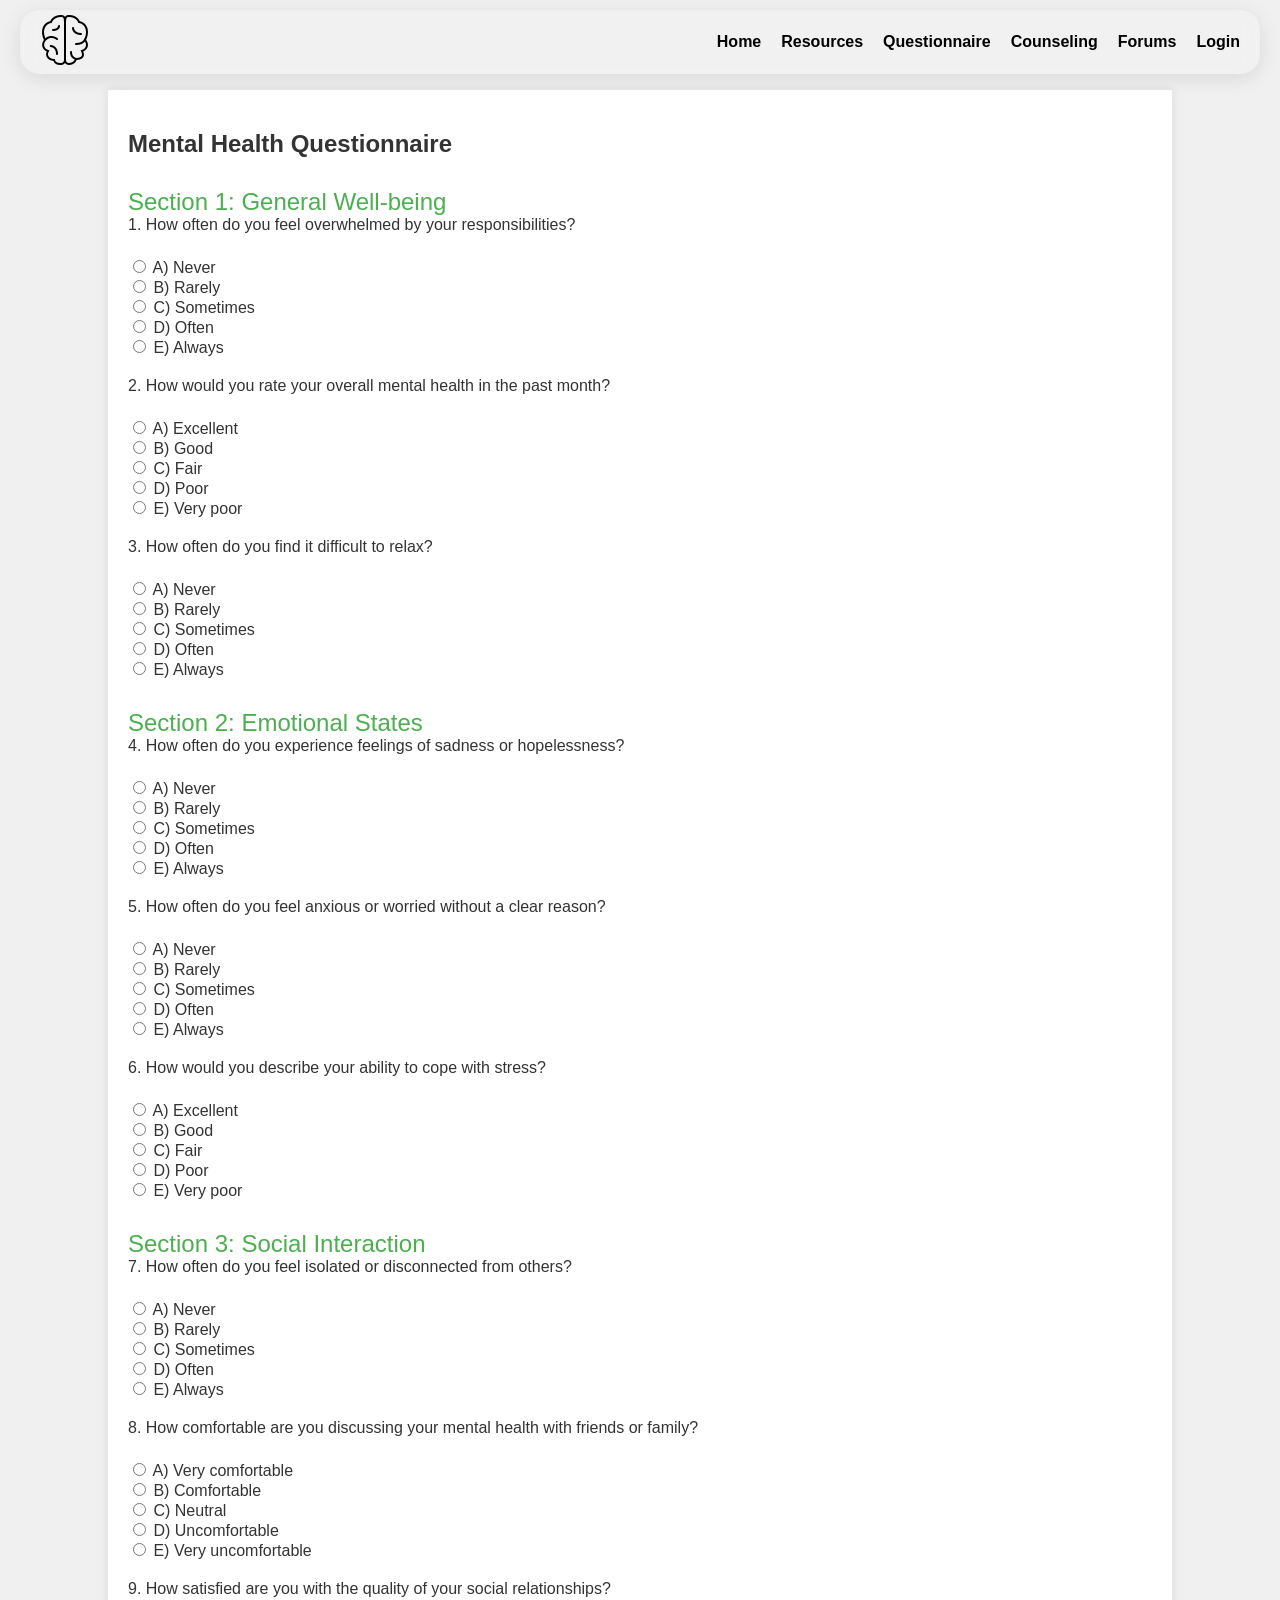
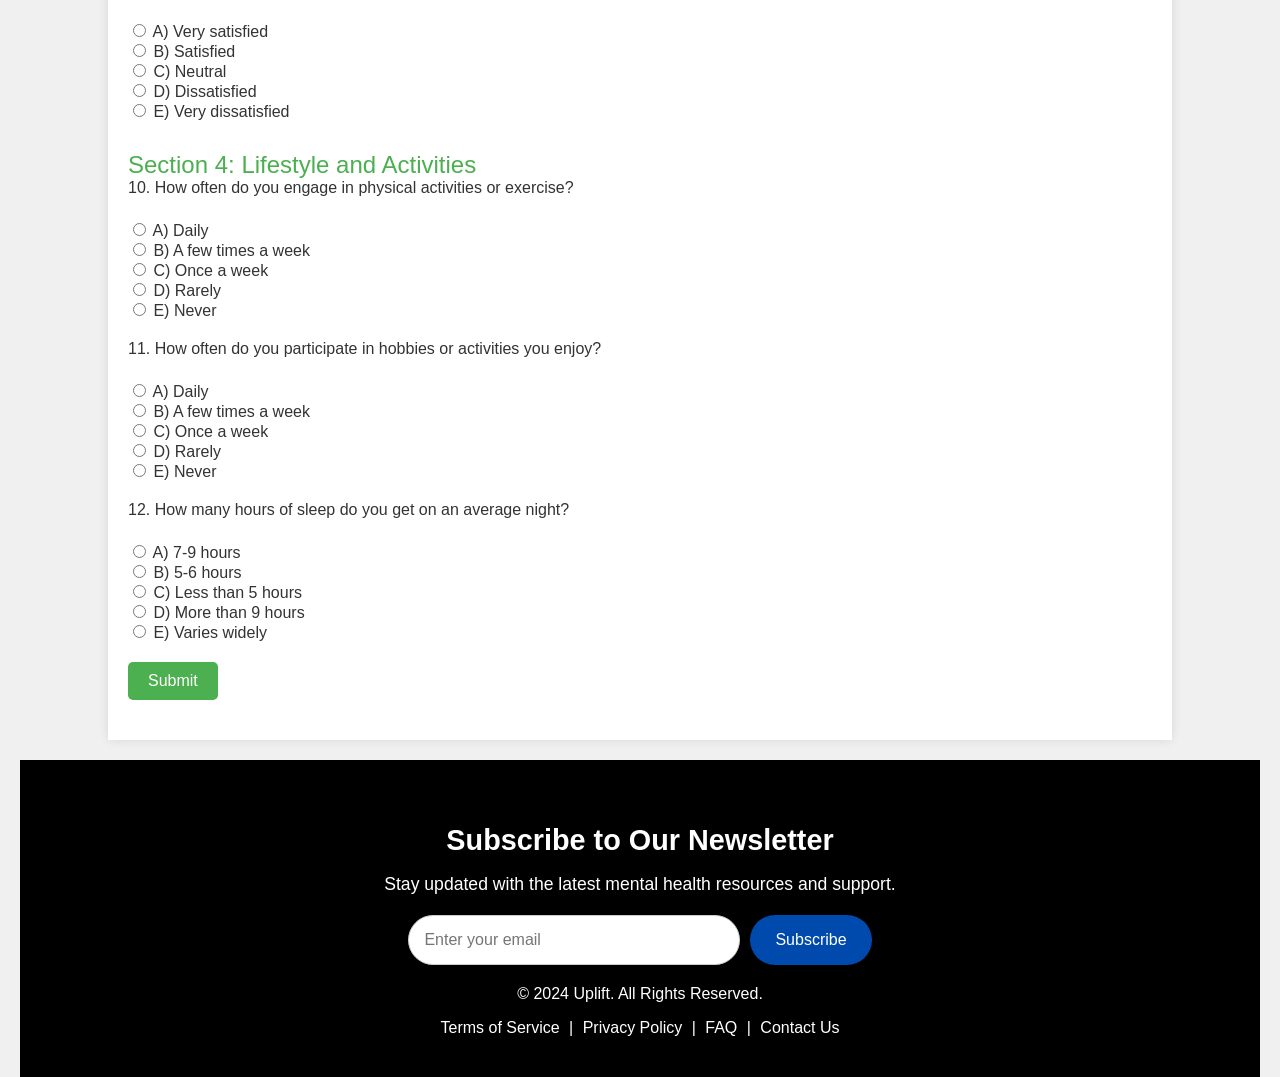
<file: QuickQuestioniare/index.html>
<!DOCTYPE html>
<html lang="en">

<head>
    <meta charset="UTF-8">
    <meta http-equiv="X-UA-Compatible" content="IE=edge">
    <meta name="viewport" content="width=device-width, initial-scale=1.0">
    <title>Uplift - Mental Health Platform</title>
    <link rel="stylesheet" href="../style.css">
    <style>
        .question {
            margin-bottom: 20px;
        }

        .feedback,
        .recommendation {
            margin-top: 20px;
            font-weight: bold;
        }

        .questioniare-form-section {
            text-align: left;
        }

        .section-title {
            font-size: 1.5em;
            margin-top: 30px;
            color: #4CAF50;
        }

        .questioniare-form-section button {
            background-color: #4CAF50;
            /* Green */
            color: white;
            border: none;
            padding: 10px 20px;
            text-align: center;
            text-decoration: none;
            display: inline-block;
            font-size: 16px;
            cursor: pointer;
            border-radius: 5px;
            transition: background-color 0.3s ease, transform 0.2s ease;
        }

        .questioniare-form-section button:hover {
            background-color: #45a049;
            /* Darker Green */
            transform: scale(1.05);
        }

        .questioniare-form-section button:active {
            background-color: #3e8e41;
            /* Even Darker Green */
            transform: scale(0.95);
        }
    </style>
</head>

<body>
    <nav>
        <div class="logo">
            <a href="../index.html"><img src="../logo.png" alt="Uplift Logo"></a>
        </div>
        <ul class="nav-menu">
            <li><a href="../index.html">Home</a></li>
            <li><a href="../resources.html">Resources</a></li>
            <li><a href="index.html" class="active">Questionnaire</a></li>
            <li><a href="../counseling.html">Counseling</a></li>
            <li><a href="../forums.html">Forums</a></li>
            <li><a href="../login.html">Login</a></li>
        </ul>
    </nav>
    <section>
        <div class="questioniare-form-section">
            <h1>Mental Health Questionnaire</h1>
            <form id="questionnaire">
                <div class="section-title">Section 1: General Well-being</div>
                <div class="question">
                    <label>1. How often do you feel overwhelmed by your responsibilities?</label><br>
                    <input type="radio" name="overwhelmed" value="5"> A) Never<br>
                    <input type="radio" name="overwhelmed" value="4"> B) Rarely<br>
                    <input type="radio" name="overwhelmed" value="3"> C) Sometimes<br>
                    <input type="radio" name="overwhelmed" value="2"> D) Often<br>
                    <input type="radio" name="overwhelmed" value="1"> E) Always<br>
                </div>

                <div class="question">
                    <label>2. How would you rate your overall mental health in the past month?</label><br>
                    <input type="radio" name="mentalHealth" value="5"> A) Excellent<br>
                    <input type="radio" name="mentalHealth" value="4"> B) Good<br>
                    <input type="radio" name="mentalHealth" value="3"> C) Fair<br>
                    <input type="radio" name="mentalHealth" value="2"> D) Poor<br>
                    <input type="radio" name="mentalHealth" value="1"> E) Very poor<br>
                </div>

                <div class="question">
                    <label>3. How often do you find it difficult to relax?</label><br>
                    <input type="radio" name="relax" value="5"> A) Never<br>
                    <input type="radio" name="relax" value="4"> B) Rarely<br>
                    <input type="radio" name="relax" value="3"> C) Sometimes<br>
                    <input type="radio" name="relax" value="2"> D) Often<br>
                    <input type="radio" name="relax" value="1"> E) Always<br>
                </div>
                <div class="section-title">Section 2: Emotional States</div>

                <div class="question">
                    <label>4. How often do you experience feelings of sadness or hopelessness?</label><br>
                    <input type="radio" name="sadness" value="5"> A) Never<br>
                    <input type="radio" name="sadness" value="4"> B) Rarely<br>
                    <input type="radio" name="sadness" value="3"> C) Sometimes<br>
                    <input type="radio" name="sadness" value="2"> D) Often<br>
                    <input type="radio" name="sadness" value="1"> E) Always<br>
                </div>

                <div class="question">
                    <label>5. How often do you feel anxious or worried without a clear reason?</label><br>
                    <input type="radio" name="anxiety" value="5"> A) Never<br>
                    <input type="radio" name="anxiety" value="4"> B) Rarely<br>
                    <input type="radio" name="anxiety" value="3"> C) Sometimes<br>
                    <input type="radio" name="anxiety" value="2"> D) Often<br>
                    <input type="radio" name="anxiety" value="1"> E) Always<br>
                </div>

                <div class="question">
                    <label>6. How would you describe your ability to cope with stress?</label><br>
                    <input type="radio" name="stressCoping" value="5"> A) Excellent<br>
                    <input type="radio" name="stressCoping" value="4"> B) Good<br>
                    <input type="radio" name="stressCoping" value="3"> C) Fair<br>
                    <input type="radio" name="stressCoping" value="2"> D) Poor<br>
                    <input type="radio" name="stressCoping" value="1"> E) Very poor<br>
                </div>

                <div class="section-title">Section 3: Social Interaction</div>

                <div class="question">
                    <label>7. How often do you feel isolated or disconnected from others?</label><br>
                    <input type="radio" name="isolation" value="5"> A) Never<br>
                    <input type="radio" name="isolation" value="4"> B) Rarely<br>
                    <input type="radio" name="isolation" value="3"> C) Sometimes<br>
                    <input type="radio" name="isolation" value="2"> D) Often<br>
                    <input type="radio" name="isolation" value="1"> E) Always<br>
                </div>

                <div class="question">
                    <label>8. How comfortable are you discussing your mental health with friends or family?</label><br>
                    <input type="radio" name="discussion" value="5"> A) Very comfortable<br>
                    <input type="radio" name="discussion" value="4"> B) Comfortable<br>
                    <input type="radio" name="discussion" value="3"> C) Neutral<br>
                    <input type="radio" name="discussion" value="2"> D) Uncomfortable<br>
                    <input type="radio" name="discussion" value="1"> E) Very uncomfortable<br>
                </div>

                <div class="question">
                    <label>9. How satisfied are you with the quality of your social relationships?</label><br>
                    <input type="radio" name="relationships" value="5"> A) Very satisfied<br>
                    <input type="radio" name="relationships" value="4"> B) Satisfied<br>
                    <input type="radio" name="relationships" value="3"> C) Neutral<br>
                    <input type="radio" name="relationships" value="2"> D) Dissatisfied<br>
                    <input type="radio" name="relationships" value="1"> E) Very dissatisfied<br>
                </div>

                <div class="section-title">Section 4: Lifestyle and Activities</div>

                <div class="question">
                    <label>10. How often do you engage in physical activities or exercise?</label><br>
                    <input type="radio" name="exercise" value="5"> A) Daily<br>
                    <input type="radio" name="exercise" value="4"> B) A few times a week<br>
                    <input type="radio" name="exercise" value="3"> C) Once a week<br>
                    <input type="radio" name="exercise" value="2"> D) Rarely<br>
                    <input type="radio" name="exercise" value="1"> E) Never<br>
                </div>

                <div class="question">
                    <label>11. How often do you participate in hobbies or activities you enjoy?</label><br>
                    <input type="radio" name="hobbies" value="5"> A) Daily<br>
                    <input type="radio" name="hobbies" value="4"> B) A few times a week<br>
                    <input type="radio" name="hobbies" value="3"> C) Once a week<br>
                    <input type="radio" name="hobbies" value="2"> D) Rarely<br>
                    <input type="radio" name="hobbies" value="1"> E) Never<br>
                </div>

                <div class="question">
                    <label>12. How many hours of sleep do you get on an average night?</label><br>
                    <input type="radio" name="sleep" value="5"> A) 7-9 hours<br>
                    <input type="radio" name="sleep" value="4"> B) 5-6 hours<br>
                    <input type="radio" name="sleep" value="3"> C) Less than 5 hours<br>
                    <input type="radio" name="sleep" value="2"> D) More than 9 hours<br>
                    <input type="radio" name="sleep" value="1"> E) Varies widely<br>
                </div>

                <button type="button" onclick="calculateFeedback()">Submit</button>
            </form>

            <div class="feedback" id="feedback"></div>
            <div class="recommendation" id="recommendation"></div>
        </div>
    </section>
    <!-- Footer Section -->
    <footer>
        <div class="subscribe-section">
            <h2>Subscribe to Our Newsletter</h2>
            <p>Stay updated with the latest mental health resources and support.</p>
            <form action="#" method="POST" class="subscribe-form">
                <input type="email" placeholder="Enter your email" required>
                <button type="submit">Subscribe</button>
            </form>
        </div>
        <p>&copy; 2024 Uplift. All Rights Reserved.</p>
        <a href="#terms">Terms of Service</a> |
        <a href="#privacy">Privacy Policy</a> |
        <a href="#faq">FAQ</a> |
        <a href="#contact">Contact Us</a>
    </footer>


    <!-- Link to the JavaScript file -->
    <script src="questioniare.js"></script>
    <script src="../script.js"></script>
</body>

</html>
</file>
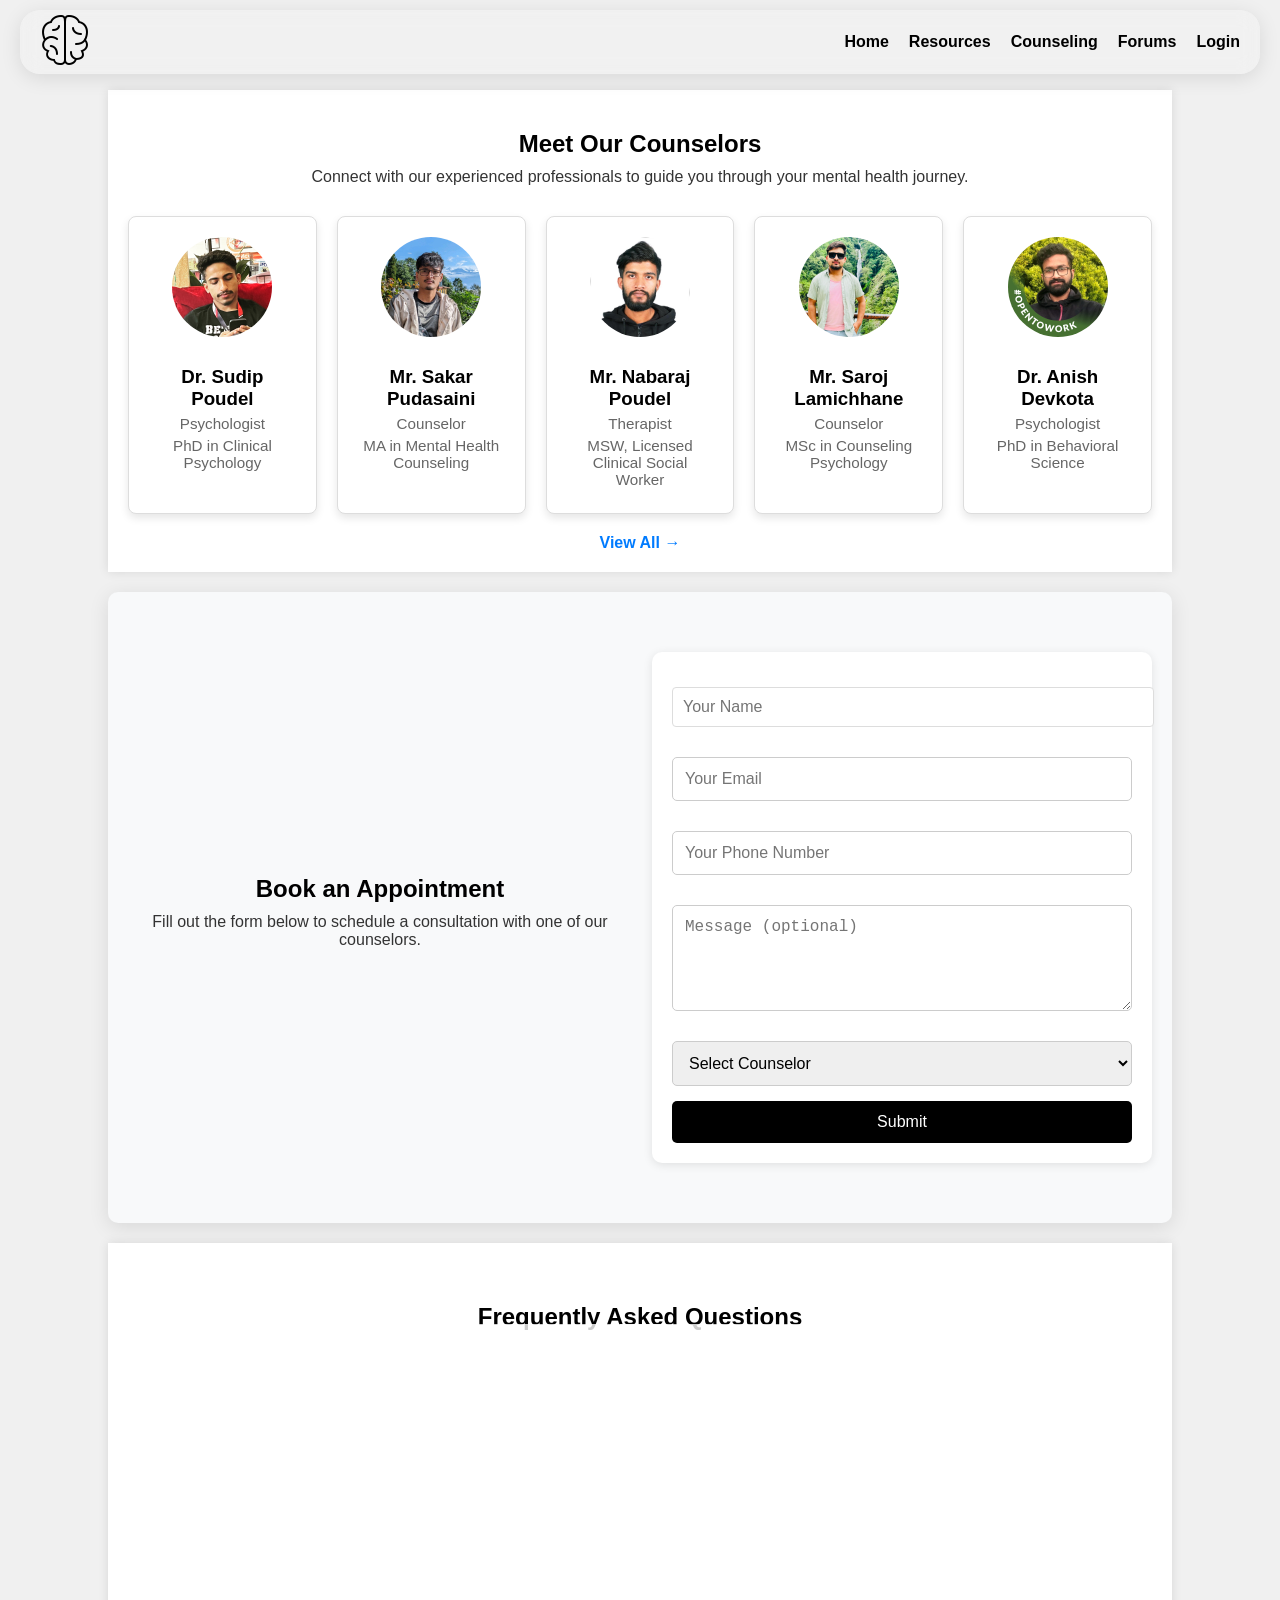
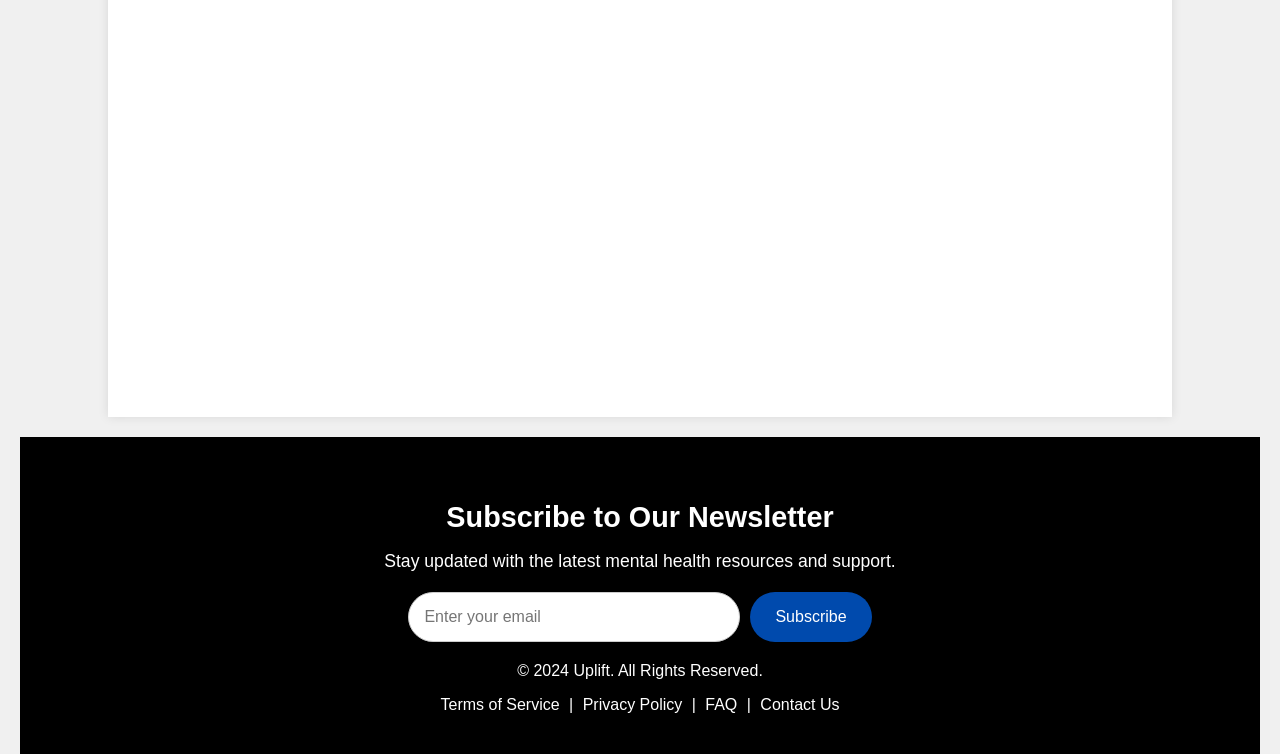
<file: counseling.html>
<!DOCTYPE html>
<html lang="en">
<head>
    <meta charset="UTF-8">
    <meta http-equiv="X-UA-Compatible" content="IE=edge">
    <meta name="viewport" content="width=device-width, initial-scale=1.0">
    <title>Professional Counseling - Uplift</title>
    <link rel="stylesheet" href="style.css">
</head>
<body>

    <!-- Navigation Bar -->
    <nav>
        <div class="logo">
            <a href="index.html"><img src="logo.png" alt="Uplift Logo"></a>
        </div>
        <ul class="nav-menu">
            <li><a href="index.html">Home</a></li>
            <li><a href="resources.html">Resources</a></li>
            <li><a href="counseling.html" class="active">Counseling</a></li>
            <li><a href="forums.html">Forums</a></li>
            <li><a href="login.html">Login</a></li>
        </ul>
    </nav>

<!-- Counseling Section -->
<section id="counseling">
    <h2>Meet Our Counselors</h2>
    <p>Connect with our experienced professionals to guide you through your mental health journey.</p>
    <div class="counselors-scroll">
        <div class="counselors-grid">
            <!-- Counselor Item 1 -->
            <div class="counselor-item">
                <img src="c1.jpeg" alt="Counselor 1" class="counselor-image">
                <h3>Dr. Sudip Poudel</h3>
                <p>Psychologist</p>
                <p>PhD in Clinical Psychology</p>
            </div>
            <!-- Counselor Item 2 -->
            <div class="counselor-item">
                <img src="c2.jpeg" alt="Counselor 2" class="counselor-image">
                <h3>Mr. Sakar Pudasaini</h3>
                <p>Counselor</p>
                <p>MA in Mental Health Counseling</p>
            </div>
            <!-- Counselor Item 3 -->
            <div class="counselor-item">
                <img src="c3.jpeg" alt="Counselor 3" class="counselor-image">
                <h3>Mr. Nabaraj Poudel</h3>
                <p>Therapist</p>
                <p>MSW, Licensed Clinical Social Worker</p>
            </div>
            <!-- Additional Counselor Items -->
            <div class="counselor-item">
                <img src="c4.jpeg" alt="Counselor 4" class="counselor-image">
                <h3>Mr. Saroj Lamichhane</h3>
                <p>Counselor</p>
                <p>MSc in Counseling Psychology</p>
            </div>
            <div class="counselor-item">
                <img src="c5.jpeg" alt="Counselor 5" class="counselor-image">
                <h3>Dr. Anish Devkota</h3>
                <p>Psychologist</p>
                <p>PhD in Behavioral Science</p>
            </div>
            <!-- Add more counselors as needed -->
        </div>
    </div>
                                    <!-- View All Link -->
                                    <div class="view-all">
                                        <a href="counseling.html">View All <span class="arrow">&rarr;</span></a>
                                    </div>
</section>


<!-- Appointment Booking Section -->
<section id="booking">
    <div class="booking-container">
        <div class="booking-text">
            <h2>Book an Appointment</h2>
            <p>Fill out the form below to schedule a consultation with one of our counselors.</p>
        </div>
        <div class="booking-form-container">
            <form action="#" method="POST" class="booking-form">
                <input type="text" placeholder="Your Name" required>
                <input type="email" placeholder="Your Email" required>
                <input type="tel" placeholder="Your Phone Number" required>
                <textarea placeholder="Message (optional)" rows="4"></textarea>
                <select required>
                    <option value="" disabled selected>Select Counselor</option>
                    <option value="dr_sudip">Dr. Sudip Poudel</option>
                    <option value="mr_sakar">Mr. Sakar Pudasaini</option>
                    <option value="mr_nabaraj">Mr. Nabaraj Poudel</option>
                </select>
                <button type="submit">Submit</button>
            </form>
        </div>
    </div>
</section>

<!-- FAQs Section -->
<section id="faqs">
    <h2>Frequently Asked Questions</h2>
    <div class="faq-container">
        <div class="faq-item">
            <h3 class="faq-question" data-toggle="faq1">What types of counseling do you offer?</h3>
            <p class="faq-answer" id="faq1">We offer individual counseling, group therapy, and family counseling.</p>
        </div>
        <div class="faq-item">
            <h3 class="faq-question" data-toggle="faq2">How do I know if counseling is right for me?</h3>
            <p class="faq-answer" id="faq2">If you're feeling overwhelmed, anxious, or just need someone to talk to, counseling can be very beneficial.</p>
        </div>
        <div class="faq-item">
            <h3 class="faq-question" data-toggle="faq3">What should I expect in my first session?</h3>
            <p class="faq-answer" id="faq3">Your first session will focus on understanding your needs and establishing a rapport with your counselor.</p>
        </div>
        <div class="faq-item">
            <h3 class="faq-question" data-toggle="faq4">Can I choose my counselor?</h3>
            <p class="faq-answer" id="faq4">Yes, you can choose your counselor based on their expertise and your preferences.</p>
        </div>
        <div class="faq-item">
            <h3 class="faq-question" data-toggle="faq5">How long do the sessions last?</h3>
            <p class="faq-answer" id="faq5">Sessions typically last between 50 to 60 minutes, depending on the type of counseling.</p>
        </div>
        <div class="faq-item">
            <h3 class="faq-question" data-toggle="faq6">What if I need to cancel my appointment?</h3>
            <p class="faq-answer" id="faq6">We understand that life happens. Please inform us as soon as possible, and we'll reschedule your appointment.</p>
        </div>
    </div>
</section>




    <!-- Footer Section -->
    <footer>
        <div class="subscribe-section">
            <h2>Subscribe to Our Newsletter</h2>
            <p>Stay updated with the latest mental health resources and support.</p>
            <form action="#" method="POST" class="subscribe-form">
                <input type="email" placeholder="Enter your email" required>
                <button type="submit">Subscribe</button>
            </form>
        </div>
        <p>&copy; 2024 Uplift. All Rights Reserved.</p>
        <a href="#terms">Terms of Service</a> | 
        <a href="#privacy">Privacy Policy</a> | 
        <a href="#faq">FAQ</a> | 
        <a href="#contact">Contact Us</a>
    </footer>

    <script src="script.js"></script>
</body>
</html>
</file>
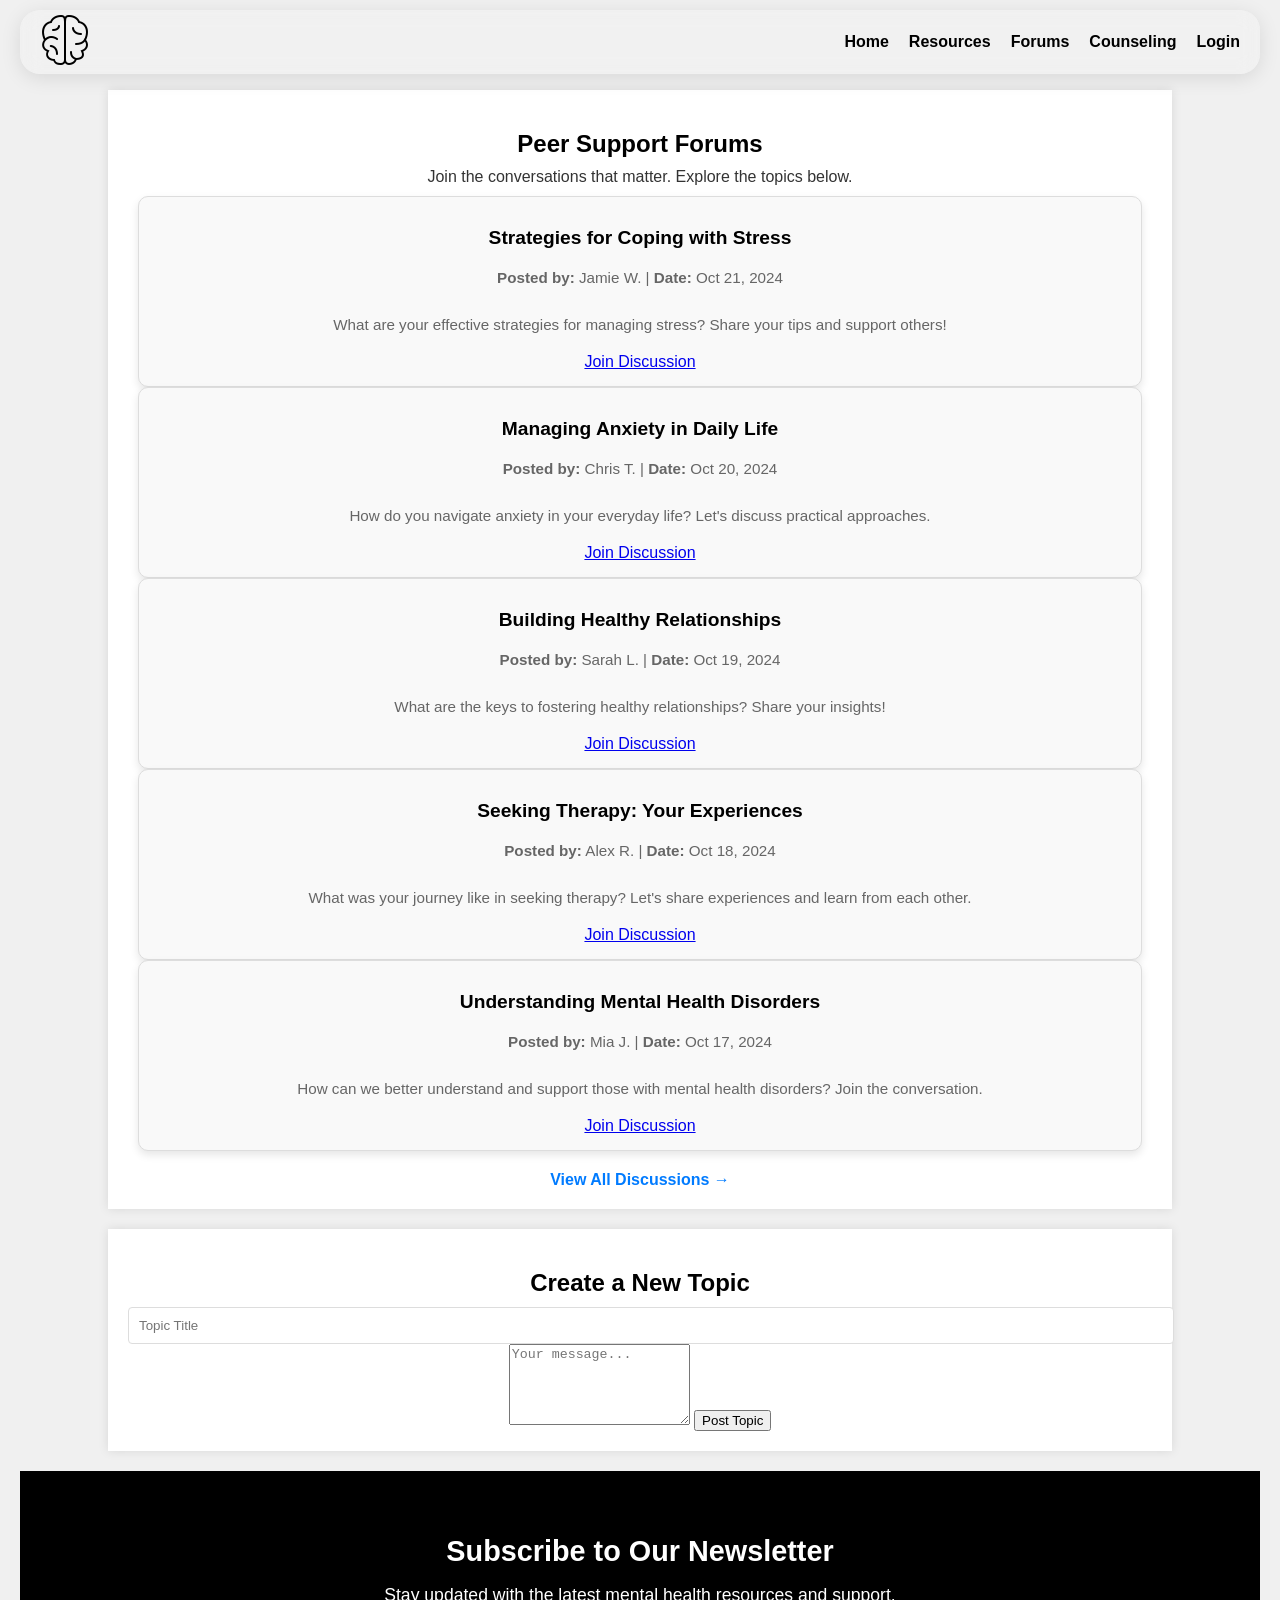
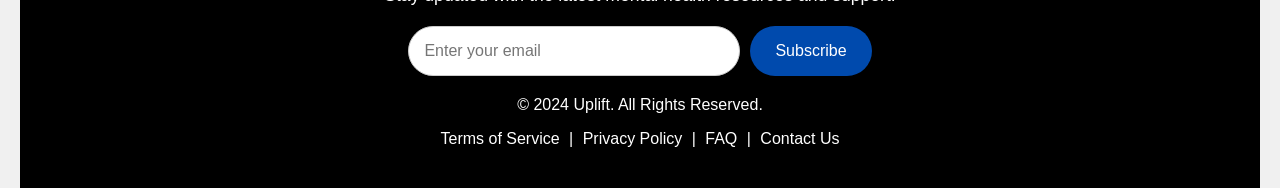
<file: forums.html>
<!DOCTYPE html>
<html lang="en">
<head>
    <meta charset="UTF-8">
    <meta http-equiv="X-UA-Compatible" content="IE=edge">
    <meta name="viewport" content="width=device-width, initial-scale=1.0">
    <title>Uplift - Peer Support Forums</title>
    <link rel="stylesheet" href="style.css"> <!-- Link to your CSS file -->
</head>
<body>

    <!-- Navigation Bar -->
    <nav>
        <div class="logo">
            <a href="#"><img src="logo.png" alt="Uplift Logo"></a>
        </div>
        <ul class="nav-menu">
            <li><a href="index.html">Home</a></li>
            <li><a href="resources.html">Resources</a></li>
            <li><a href="forums.html" class="active">Forums</a></li>
            <li><a href="counseling.html">Counseling</a></li>
            <li><a href="login.html">Login</a></li>
        </ul>
    </nav>

    <!-- Forum Topics Section -->
    <section id="forum-topics">
        <h2>Peer Support Forums</h2>
        <p>Join the conversations that matter. Explore the topics below.</p>
        
        <div class="forum-container">
            <!-- Forum Topic Item 1 -->
            <div class="forum-item">
                <h3>Strategies for Coping with Stress</h3>
                <p><strong>Posted by:</strong> Jamie W. | <strong>Date:</strong> Oct 21, 2024</p>
                <p>What are your effective strategies for managing stress? Share your tips and support others!</p>
                <a href="#" class="reply-button">Join Discussion</a>
            </div>

            <!-- Forum Topic Item 2 -->
            <div class="forum-item">
                <h3>Managing Anxiety in Daily Life</h3>
                <p><strong>Posted by:</strong> Chris T. | <strong>Date:</strong> Oct 20, 2024</p>
                <p>How do you navigate anxiety in your everyday life? Let's discuss practical approaches.</p>
                <a href="#" class="reply-button">Join Discussion</a>
            </div>

            <!-- Forum Topic Item 3 -->
            <div class="forum-item">
                <h3>Building Healthy Relationships</h3>
                <p><strong>Posted by:</strong> Sarah L. | <strong>Date:</strong> Oct 19, 2024</p>
                <p>What are the keys to fostering healthy relationships? Share your insights!</p>
                <a href="#" class="reply-button">Join Discussion</a>
            </div>

            <!-- Forum Topic Item 4 -->
            <div class="forum-item">
                <h3>Seeking Therapy: Your Experiences</h3>
                <p><strong>Posted by:</strong> Alex R. | <strong>Date:</strong> Oct 18, 2024</p>
                <p>What was your journey like in seeking therapy? Let's share experiences and learn from each other.</p>
                <a href="#" class="reply-button">Join Discussion</a>
            </div>

            <!-- Forum Topic Item 5 -->
            <div class="forum-item">
                <h3>Understanding Mental Health Disorders</h3>
                <p><strong>Posted by:</strong> Mia J. | <strong>Date:</strong> Oct 17, 2024</p>
                <p>How can we better understand and support those with mental health disorders? Join the conversation.</p>
                <a href="#" class="reply-button">Join Discussion</a>
            </div>
        </div>

        <!-- View All Link -->
        <div class="view-all">
            <a href="forums.html">View All Discussions <span class="arrow">&rarr;</span></a>
        </div>
    </section>

    <!-- New Topic Section -->
    <section id="new-topic">
        <h2>Create a New Topic</h2>
        <form action="#" method="POST" class="new-topic-form">
            <input type="text" placeholder="Topic Title" required>
            <textarea placeholder="Your message..." rows="5" required></textarea>
            <button type="submit">Post Topic</button>
        </form>
    </section>

    <!-- Footer Section -->
    <footer>
        <div class="subscribe-section">
            <h2>Subscribe to Our Newsletter</h2>
            <p>Stay updated with the latest mental health resources and support.</p>
            <form action="#" method="POST" class="subscribe-form">
                <input type="email" placeholder="Enter your email" required>
                <button type="submit">Subscribe</button>
            </form>
        </div>
        <p>&copy; 2024 Uplift. All Rights Reserved.</p>
        <a href="#terms">Terms of Service</a> | 
        <a href="#privacy">Privacy Policy</a> | 
        <a href="#faq">FAQ</a> | 
        <a href="#contact">Contact Us</a>
    </footer>

    <script src="script.js"></script> <!-- Link to your JavaScript file -->
</body>
</html>
</file>
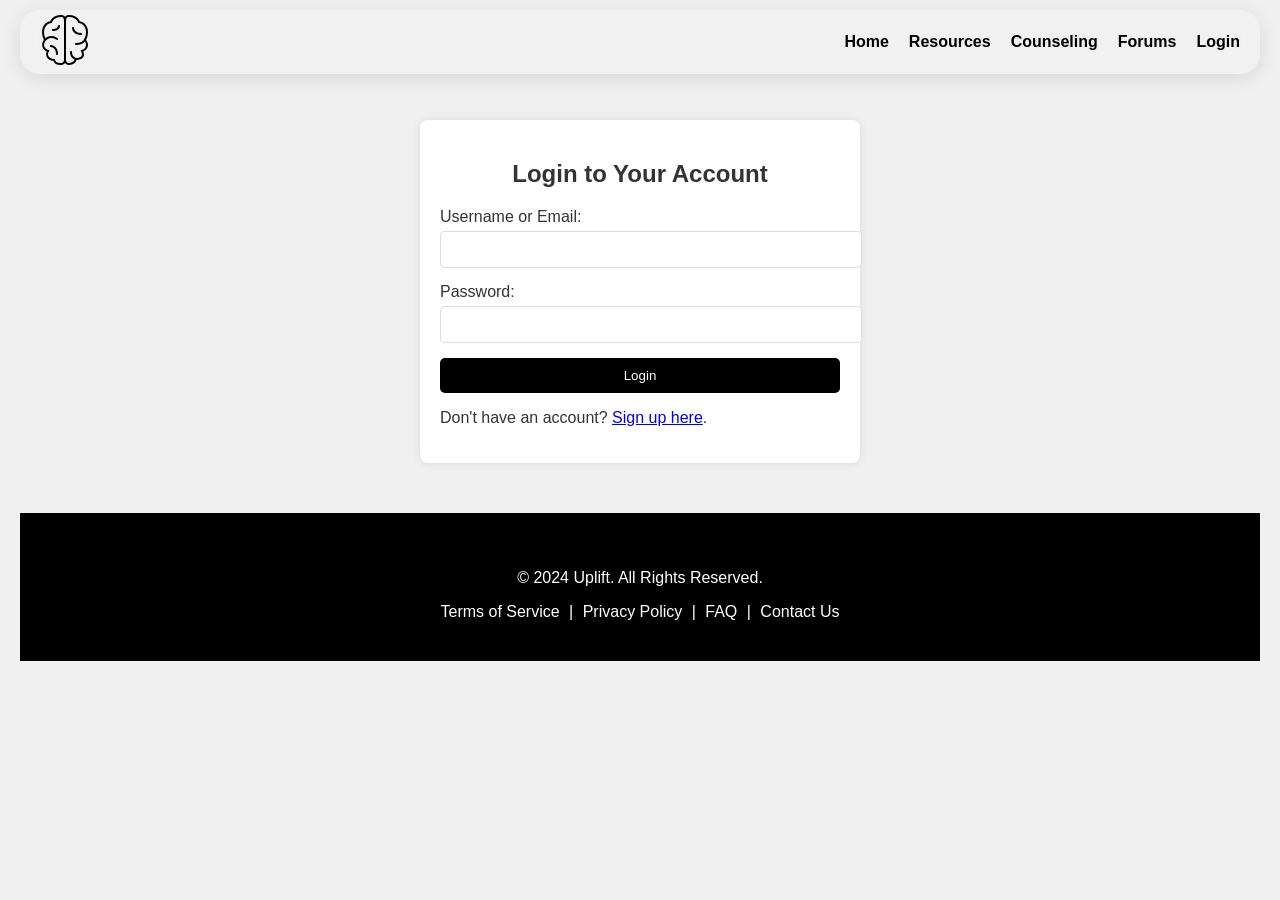
<file: login.html>
<!DOCTYPE html>
<html lang="en">
<head>
    <meta charset="UTF-8">
    <meta http-equiv="X-UA-Compatible" content="IE=edge">
    <meta name="viewport" content="width=device-width, initial-scale=1.0">
    <title>Login - Uplift</title>
    <!-- Link to the CSS file -->
    <link rel="stylesheet" href="style.css">
</head>
<body>

    <!-- Navigation Bar -->
    <nav>
        <div class="logo">
            <a href="#"><img src="logo.png" alt="Uplift Logo"></a>
        </div>
        <ul class="nav-menu">
            <li><a href="index.html">Home</a></li>
            <li><a href="resources.html">Resources</a></li>
            <li><a href="counseling.html">Counseling</a></li>
            <li><a href="#forums">Forums</a></li>
            <li><a href="login.html">Login</a></li>
        </ul>
    </nav>

    <!-- Login Section -->
    <main class="login-container">
        <h2>Login to Your Account</h2>
        <form action="dashboard.html" method="POST" class="login-form">
            <div class="form-group">
                <label for="username">Username or Email:</label>
                <input type="text" id="username" name="username" required>
            </div>
            <div class="form-group">
                <label for="password">Password:</label>
                <input type="password" id="password" name="password" required>
            </div>
            <div class="form-group">
                <button type="submit" class="login-btn">Login</button>
            </div>
            <p>Don't have an account? <a href="signup.html">Sign up here</a>.</p>
        </form>
    </main>

    <!-- Footer Section -->
    <footer>
        <p>&copy; 2024 Uplift. All Rights Reserved.</p>
        <a href="#terms">Terms of Service</a> | 
        <a href="#privacy">Privacy Policy</a> | 
        <a href="#faq">FAQ</a> | 
        <a href="#contact">Contact Us</a>
    </footer>

    <!-- Link to the JavaScript file -->
    <script src="script.js"></script>
</body>
</html>
</file>
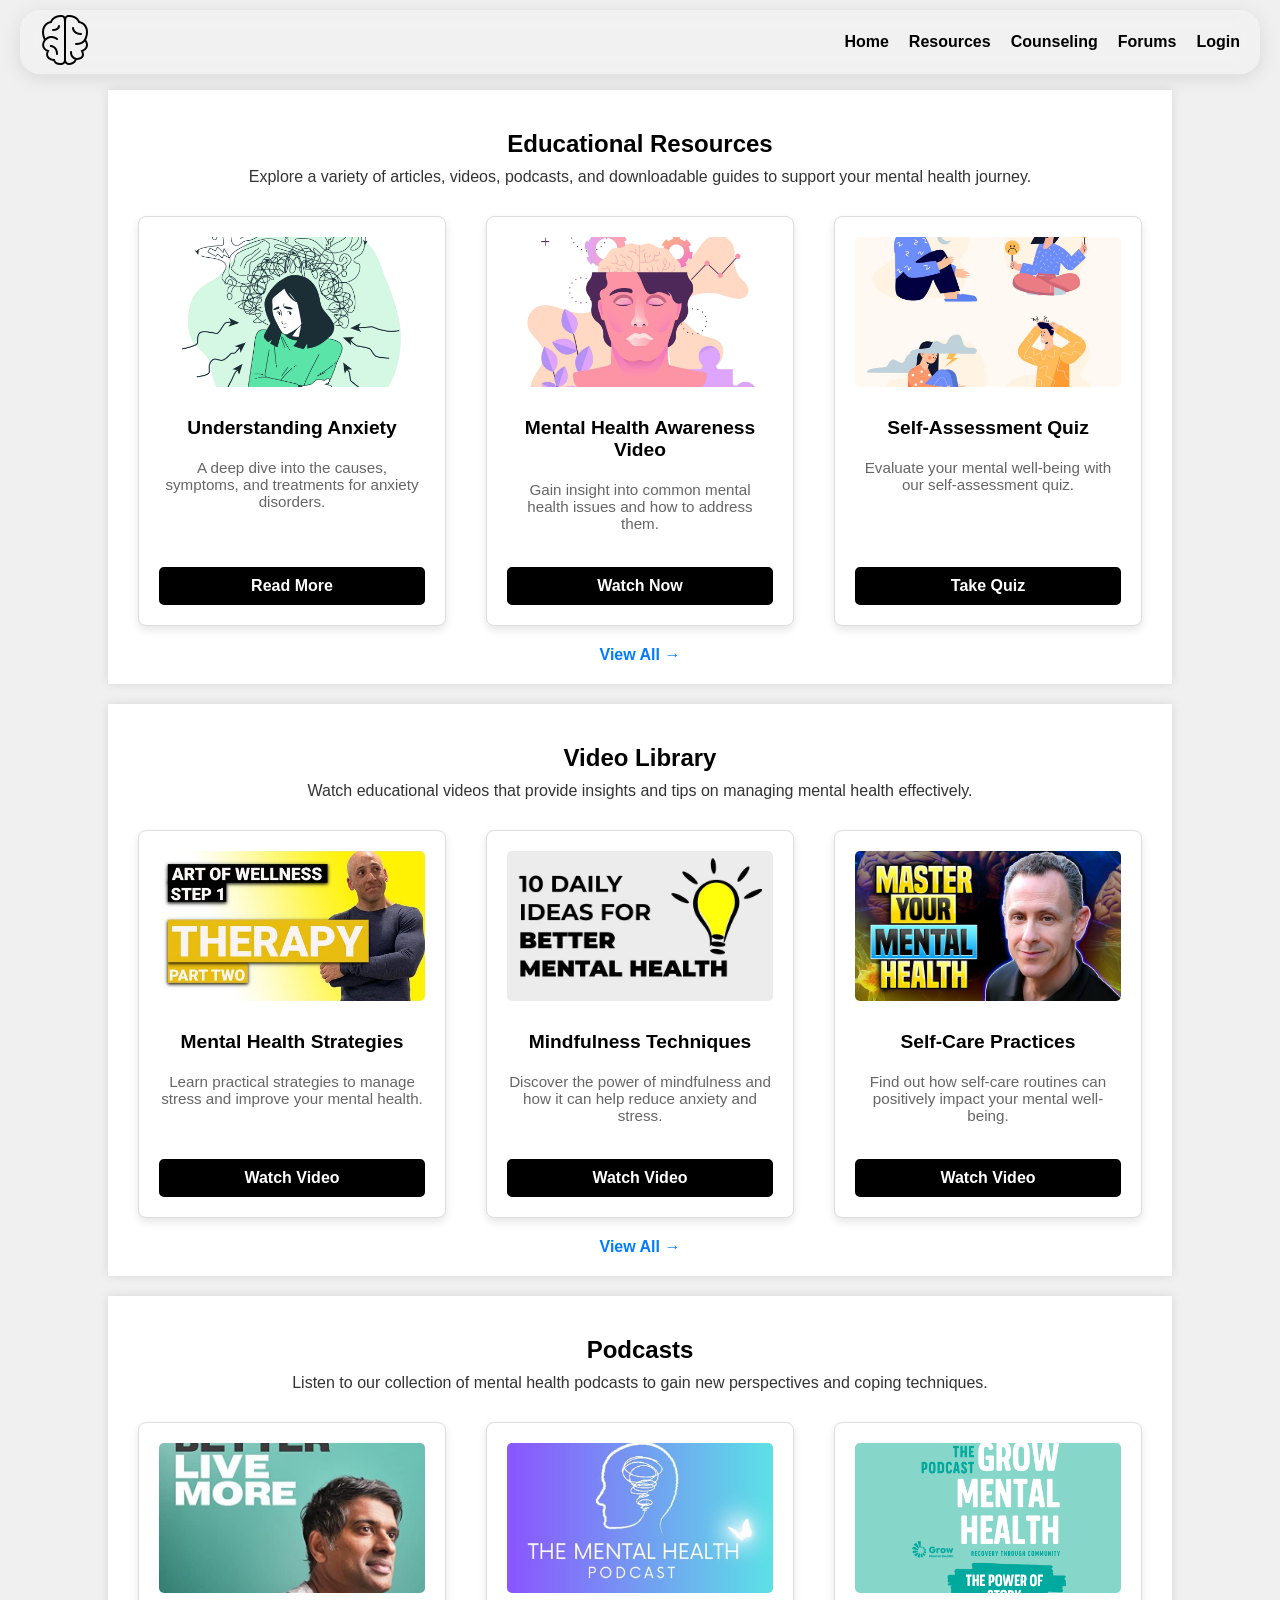
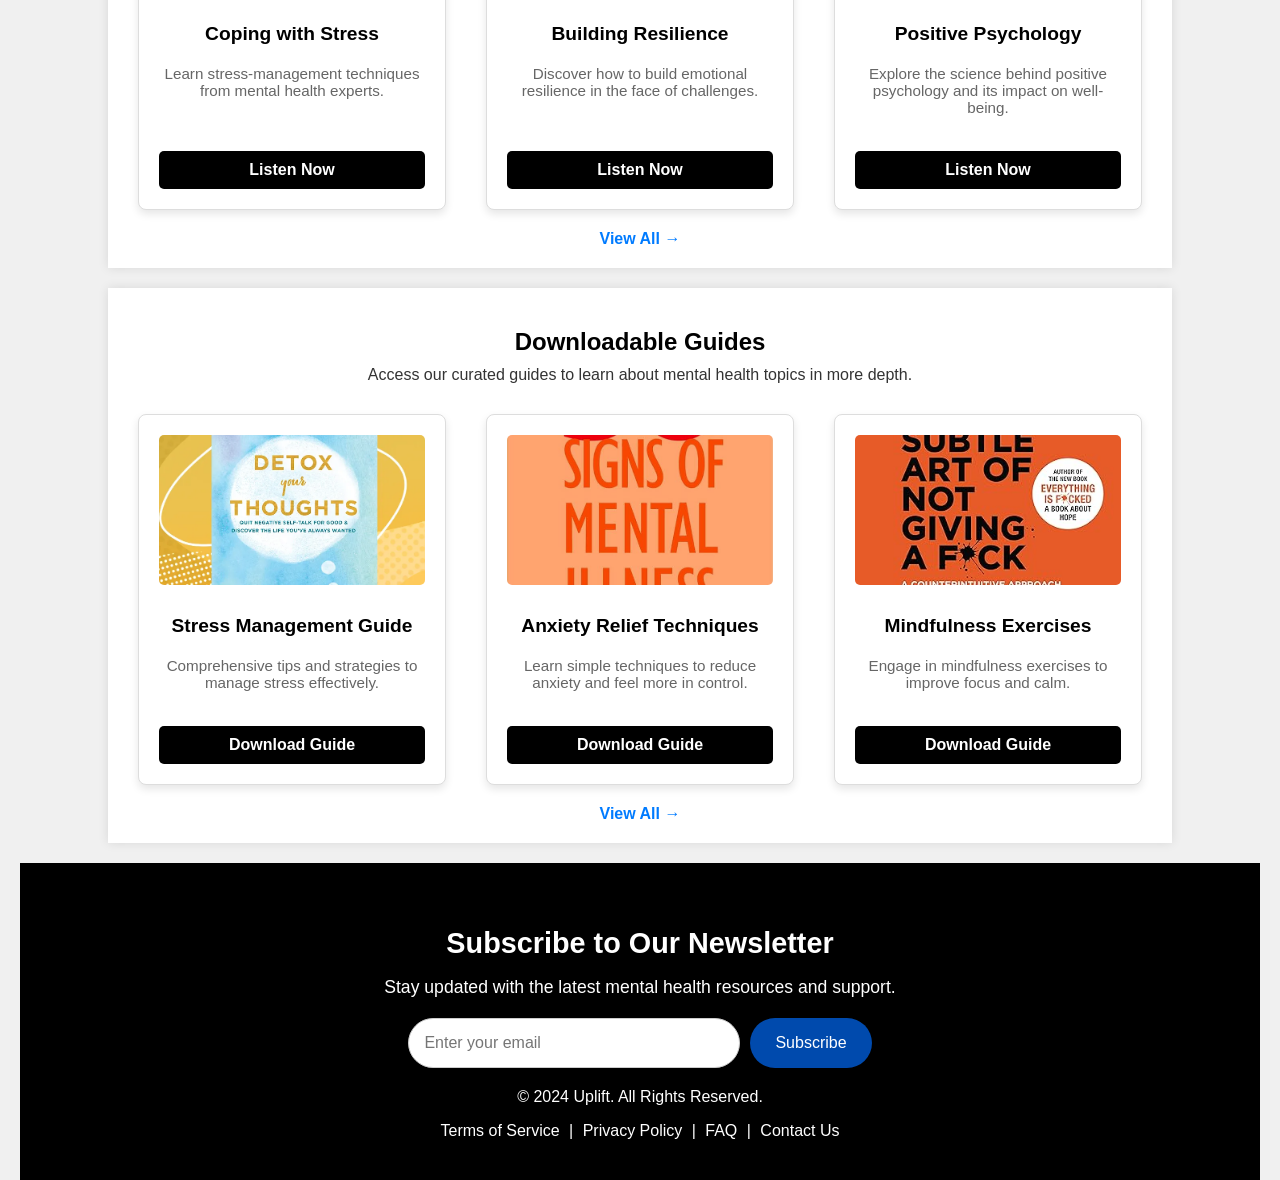
<file: resources.html>
<!DOCTYPE html>
<html lang="en">
<head>
    <meta charset="UTF-8">
    <meta http-equiv="X-UA-Compatible" content="IE=edge">
    <meta name="viewport" content="width=device-width, initial-scale=1.0">
    <title>Educational Resources - Uplift</title>
    <link rel="stylesheet" href="style.css">
</head>
<body>

    <!-- Navigation Bar -->
    <nav>
        <div class="logo">
            <a href="index.html"><img src="logo.png" alt="Uplift Logo"></a>
        </div>
        <ul class="nav-menu">
            <li><a href="index.html">Home</a></li>
            <li><a href="resources.html" class="active">Resources</a></li>
            <li><a href="counseling.html">Counseling</a></li>
            <li><a href="forums.html">Forums</a></li>
            <li><a href="login.html">Login</a></li>
        </ul>
    </nav>

    <!-- Resources Section -->
    <section id="resources">
        <h2>Educational Resources</h2>
        <p>Explore a variety of articles, videos, podcasts, and downloadable guides to support your mental health journey.</p>
        
        <!-- Article Resources Section -->
        <div class="resources-grid">
            <div class="resource-item">
                <img src="er1.jpg" alt="Mental Health Article" class="resource-image">
                <h3>Understanding Anxiety</h3>
                <p>A deep dive into the causes, symptoms, and treatments for anxiety disorders.</p>
                <a href="#" class="section-btn">Read More</a>
            </div>
            <div class="resource-item">
                <img src="er2.jpg" alt="Mental Health Video" class="resource-image">
                <h3>Mental Health Awareness Video</h3>
                <p>Gain insight into common mental health issues and how to address them.</p>
                <a href="#" class="section-btn">Watch Now</a>
            </div>
            <div class="resource-item">
                <img src="er3.jpg" alt="Mental Health Quiz" class="resource-image">
                <h3>Self-Assessment Quiz</h3>
                <p>Evaluate your mental well-being with our self-assessment quiz.</p>
                <a href="#" class="section-btn">Take Quiz</a>
            </div>
        </div>
                <!-- View All Link -->
                <div class="view-all">
                    <a href="#">View All <span class="arrow">&rarr;</span></a>
                </div>
    </section>

    <!-- Video Library Section -->
    <section id="video-library">
        <h2>Video Library</h2>
        <p>Watch educational videos that provide insights and tips on managing mental health effectively.</p>
        <div class="resources-grid">
            <div class="resource-item">
                <img src="thumbnail1.jpg" alt="Mental Health Strategies" class="resource-image">
                <h3>Mental Health Strategies</h3>
                <p>Learn practical strategies to manage stress and improve your mental health.</p>
                <a href="#" class="section-btn">Watch Video</a>
            </div>
            <div class="resource-item">
                <img src="thumbnail2.jpg" alt="Mindfulness Techniques" class="resource-image">
                <h3>Mindfulness Techniques</h3>
                <p>Discover the power of mindfulness and how it can help reduce anxiety and stress.</p>
                <a href="#" class="section-btn">Watch Video</a>
            </div>
            <div class="resource-item">
                <img src="thumbnail3.jpg" alt="Self-Care Practices" class="resource-image">
                <h3>Self-Care Practices</h3>
                <p>Find out how self-care routines can positively impact your mental well-being.</p>
                <a href="#" class="section-btn">Watch Video</a>
            </div>
        </div>
                        <!-- View All Link -->
                        <div class="view-all">
                            <a href="#">View All <span class="arrow">&rarr;</span></a>
                        </div>
    </section>

    <!-- Podcast Section -->
    <section id="podcasts">
        <h2>Podcasts</h2>
        <p>Listen to our collection of mental health podcasts to gain new perspectives and coping techniques.</p>
        <div class="resources-grid">
            <div class="resource-item">
                <img src="podcast1.jpg" alt="Coping with Stress" class="resource-image">
                <h3>Coping with Stress</h3>
                <p>Learn stress-management techniques from mental health experts.</p>
                <a href="#" class="section-btn">Listen Now</a>
            </div>
            <div class="resource-item">
                <img src="podcast2.jpg" alt="Building Resilience" class="resource-image">
                <h3>Building Resilience</h3>
                <p>Discover how to build emotional resilience in the face of challenges.</p>
                <a href="#" class="section-btn">Listen Now</a>
            </div>
            <div class="resource-item">
                <img src="podcast3.png" alt="Positive Psychology" class="resource-image">
                <h3>Positive Psychology</h3>
                <p>Explore the science behind positive psychology and its impact on well-being.</p>
                <a href="#" class="section-btn">Listen Now</a>
            </div>
        </div>
                        <!-- View All Link -->
                        <div class="view-all">
                            <a href="#">View All <span class="arrow">&rarr;</span></a>
                        </div>
    </section>

    <!-- Downloadable Guides Section -->
    <section id="downloadable-guides">
        <h2>Downloadable Guides</h2>
        <p>Access our curated guides to learn about mental health topics in more depth.</p>
        <div class="resources-grid">
            <div class="resource-item">
                <img src="book1.webp" alt="Stress Management Guide" class="resource-image">
                <h3>Stress Management Guide</h3>
                <p>Comprehensive tips and strategies to manage stress effectively.</p>
                <a href="#" class="section-btn">Download Guide</a>
            </div>
            <div class="resource-item">
                <img src="book2.jpg" alt="Anxiety Relief Techniques" class="resource-image">
                <h3>Anxiety Relief Techniques</h3>
                <p>Learn simple techniques to reduce anxiety and feel more in control.</p>
                <a href="#" class="section-btn">Download Guide</a>
            </div>
            <div class="resource-item">
                <img src="book3.jpg" alt="Mindfulness Exercises" class="resource-image">
                <h3>Mindfulness Exercises</h3>
                <p>Engage in mindfulness exercises to improve focus and calm.</p>
                <a href="#" class="section-btn">Download Guide</a>
            </div>
        </div>
                        <!-- View All Link -->
                        <div class="view-all">
                            <a href="#">View All <span class="arrow">&rarr;</span></a>
                        </div>
    </section>

    <!-- Footer Section -->
    <footer>
        <div class="subscribe-section">
            <h2>Subscribe to Our Newsletter</h2>
            <p>Stay updated with the latest mental health resources and support.</p>
            <form action="#" method="POST" class="subscribe-form">
                <input type="email" placeholder="Enter your email" required>
                <button type="submit">Subscribe</button>
            </form>
        </div>
        <p>&copy; 2024 Uplift. All Rights Reserved.</p>
        <a href="#terms">Terms of Service</a> | 
        <a href="#privacy">Privacy Policy</a> | 
        <a href="#faq">FAQ</a> | 
        <a href="#contact">Contact Us</a>
    </footer>

    <script src="script.js"></script>
</body>
</html>
</file>
<file: style.css>
/* General Styles */
body, html {
    margin: 0;
    padding: 0;
    font-family: Arial, sans-serif;
    background-color: #f0f0f0;
    color: #333;
}

/* Navigation Bar */
nav {
    margin-top: 10px;
    background: rgba(255, 255, 255, 0.1); /* Semi-transparent white background for glassy effect */
    backdrop-filter: blur(10px); /* Blur effect for the glassy look */
    border-radius: 20px; /* Rounded corners */
    display: flex;
    justify-content: space-between;
    align-items: center;
    padding: 5px 20px; /* Reduced padding for a shorter height */
    position: fixed; /* Fixes the navigation bar */
    top: 0; /* Aligns it to the very top of the viewport */
    left: 50%; /* Center the nav */
    transform: translateX(-50%); /* Adjust to keep it centered */
    z-index: 1000; /* Ensures it stays above other content */
    box-shadow: 0 4px 20px rgba(0, 0, 0, 0.1); /* Soft shadow for depth */
    max-width: 1200px; /* Limit the max width to match other sections */
    width: calc(100% - 40px); /* Adjusted width for padding */
}


nav .logo img {
    height: 50px; /* Adjust this size as needed */
}

nav .nav-menu {
    list-style: none;
    margin: 0;
    padding: 0;
    display: flex;
}

nav .nav-menu li {
    margin-left: 20px;
}

nav .nav-menu li a {
    color: #000;
    text-decoration: none;
    font-weight: bold;
    transition: color 0.3s; /* Smooth transition for hover effect */
}

nav .nav-menu li a:hover {
    color: #000; /* Change text color on hover */
}


/* Add padding to the body to account for the fixed nav */
body {
    padding-top: 70px; /* Adjust this value based on your nav height */
}

/* Hero Section */
.hero {
    position: relative; /* Positioning context for the overlay */
    background-image: url('placeholder.jpg');
    background-size: cover;
    background-position: center;
    color: white;
    text-align: center;
    padding: 120px 20px; /* Increased padding for more height */
    max-width: 1200px; /* Limit the max width */
    margin: 10px auto 0; /* Added margin-top to create space below the nav bar */
}

.hero::before {
    content: ""; /* Empty content for the overlay */
    position: absolute; /* Position the overlay */
    top: 0; /* Align to the top */
    left: 0; /* Align to the left */
    right: 0; /* Align to the right */
    bottom: 0; /* Align to the bottom */
    background-color: rgba(0, 0, 0, 0.5); /* Black overlay with transparency */
    z-index: 1; /* Place behind text */
}

.hero h1, .hero p, .hero .hero-btn {
    position: relative; /* Ensure text is above the overlay */
    z-index: 2; /* Bring text above the overlay */
}

.hero h1 {
    font-size: 2.8em; /* Slightly larger font size */
    margin: 0 0 20px;
}

.hero p {
    font-size: 1.5em; /* Slightly larger font size */
    margin: 0 0 30px;
    color: #fff; /* Ensure the text is white for better visibility */
}

.hero .hero-btn {
    background-color: #004aad; /* Change button background to white */
    color: #fff; /* Change button text color to black */
    padding: 12px 24px;
    text-decoration: none;
    font-weight: bold;
    border-radius: 5px;
}

.hero .hero-btn:hover {
    background-color: #e0e0e0; /* Slightly darker on hover */
}




/* Section Styles */
section {
    background-color: white;
    margin: 20px auto;
    padding: 20px;
    width: 80%;
    max-width: 1200px; /* Limit the max width */
    text-align: center;
    box-shadow: 0 0 10px rgba(0, 0, 0, 0.1);
}

section h2 {
    color: #000;
    margin-bottom: 10px;
}

section p {
    margin: 10px 0;
}

.section-btn {
    background-color: #004aad;
    color: white;
    padding: 10px 20px;
    text-decoration: none;
    border-radius: 5px;
}

.section-btn:hover {
    background-color: #fff;
}

/* Footer */
footer {
    background-color: #333;
    color: white;
    text-align: center;
    padding: 15px 0;
    max-width: 1200px; /* Limit the max width */
    margin: 0 auto; /* Center the footer */
}

footer a {
    color: #000;
    text-decoration: none;
    margin: 0 5px;
}

footer a:hover {
    text-decoration: underline;
}

/* Educational Resources Section */
.resources-grid {
    display: flex;
    justify-content: space-between; /* Ensures even spacing between items */
    gap: 20px; /* Space between items */
    margin-top: 30px;
}

.resource-item {
    background-color: #ffffff;
    border: 1px solid #ddd;
    border-radius: 8px;
    padding: 20px;
    flex: 1; /* Allows items to grow and take equal space */
    box-shadow: 0 4px 8px rgba(0, 0, 0, 0.1);
    text-align: center;
    transition: transform 0.3s, box-shadow 0.3s;
    display: flex;
    flex-direction: column; /* Ensures that content stacks vertically */
    justify-content: space-between; /* Spaces content evenly */
    margin: 0 10px; /* Margin between each resource item */
}

.resource-item:hover {
    transform: translateY(-5px);
    box-shadow: 0 8px 16px rgba(0, 0, 0, 0.2);
    background-color: #f9f9f9; /* Subtle background change */
}

.resource-image {
    width: 100%;
    height: 150px; /* You can adjust this based on aspect ratio needs */
    object-fit: cover;
    border-radius: 5px;
    margin-bottom: 15px;
}

.resource-item h3 {
    color: #000;
    margin: 15px 0 10px 0;
    font-size: 1.2em;
}

.resource-item p {
    font-size: 0.95em;
    margin: 10px 0 20px 0;
    color: #666;
    flex: 1; /* Allows the paragraph to take up remaining space */
}

.resource-item .section-btn {
    background-color: #000;
    color: white;
    padding: 10px 20px;
    text-decoration: none;
    border-radius: 5px;
    font-weight: bold;
    transition: background-color 0.3s;
    margin-top: 15px; /* Space between paragraph and button */
}

.resource-item .section-btn:hover {
    background-color: #004aad;
}

/* Peer Support Forums Section */
.forums-grid {
    display: flex;
    justify-content: space-between; /* Ensures even spacing between items */
    gap: 20px; /* Space between items */
    margin-top: 30px;
}

.forum-item {
    background-color: #ffffff;
    border: 1px solid #ddd;
    border-radius: 8px;
    padding: 20px;
    flex: 1; /* Allows items to grow and take equal space */
    box-shadow: 0 4px 8px rgba(0, 0, 0, 0.1);
    text-align: center;
    transition: transform 0.3s, box-shadow 0.3s;
    display: flex;
    flex-direction: column; /* Ensures that content stacks vertically */
    justify-content: space-between; /* Spaces content evenly */
    margin: 0 10px; /* Margin between each forum item */
}

.forum-item:hover {
    transform: translateY(-5px);
    box-shadow: 0 8px 16px rgba(0, 0, 0, 0.2);
    background-color: #f9f9f9; /* Subtle background change */
}

.forum-item h3 {
    color: #000;
    margin: 15px 0 10px 0;
    font-size: 1.2em;
}

.forum-item p {
    font-size: 0.95em;
    margin: 10px 0 20px 0;
    color: #666;
    flex: 1; /* Allows the paragraph to take up remaining space */
}

.forum-item .forum-btn {
    background-color: #000;
    color: white;
    padding: 10px 20px;
    text-decoration: none;
    border-radius: 5px;
    font-weight: bold;
    transition: background-color 0.3s;
    margin-top: 15px; /* Space between paragraph and button */
}

.forum-item .forum-btn:hover {
    background-color: #004aad;
}

/* Professional Counseling Section */
.counselors-grid {
    display: flex;
    justify-content: space-between; /* Even spacing between items */
    gap: 20px; /* Space between items */
    margin-top: 30px;
}

.counselor-item {
    background-color: #ffffff;
    border: 1px solid #ddd;
    border-radius: 8px;
    padding: 20px;
    flex: 1; /* Allows items to grow and take equal space */
    box-shadow: 0 4px 8px rgba(0, 0, 0, 0.1);
    text-align: center;
    transition: transform 0.3s, box-shadow 0.3s;
}

.counselor-item:hover {
    transform: translateY(-5px);
    box-shadow: 0 8px 16px rgba(0, 0, 0, 0.2);
}

.counselor-image {
    width: 100px; /* Placeholder width */
    height: 100px; /* Placeholder height */
    object-fit: cover; /* Ensures the image covers the area */
    border-radius: 50%; /* Circular image */
    margin-bottom: 15px;
}

.counselor-item h3 {
    color: #000;
    margin: 10px 0 5px 0;
}

.counselor-item p {
    font-size: 0.95em;
    margin: 5px 0;
    color: #666;
}

/* Footer */
footer {
    background-color: #000; /* Black background for the footer */
    color: white;
    text-align: center;
    padding: 40px 20px; /* Increased padding for a more spacious look */
    max-width: 1200px; /* Limit the max width */
    margin: 0 auto; /* Center the footer */
}

/* Subscription Section */
.subscribe-section {
    margin-bottom: 20px; /* Space between the subscribe section and the copyright */
}

.subscribe-section h2 {
    margin-bottom: 10px;
    font-size: 1.8em; /* Slightly larger font size for emphasis */
    font-weight: bold; /* Bold text for headings */
}

.subscribe-section p {
    margin-bottom: 20px; /* Space below the paragraph */
    font-size: 1.1em; /* Slightly larger font size for better readability */
}

/* Subscription Form */
.subscribe-form {
    display: flex; /* Use flexbox for alignment */
    justify-content: center; /* Center the input and button */
    margin-bottom: 20px; /* Space below the form */
}

.subscribe-form input[type="email"] {
    padding: 15px; /* Increased padding for better usability */
    border-radius: 25px; /* Rounded corners */
    border: 1px solid #ccc; /* Light border for input */
    outline: none; /* Remove outline on focus */
    width: 300px; /* Fixed width for the input */
    font-size: 1em; /* Increased font size for better readability */
    transition: border-color 0.3s; /* Smooth transition for border color */
}

.subscribe-form input[type="email"]:focus {
    border-color: #004aad; /* Change border color on focus */
}

.subscribe-form button {
    padding: 15px 25px; /* Increased padding for a more substantial button */
    border-radius: 25px; /* Rounded corners */
    border: none; /* Remove border for a cleaner look */
    background-color: #004aad; /* Blue background for the button */
    color: white; /* White text color */
    font-size: 1em; /* Increased font size */
    margin-left: 10px; /* Space between input and button */
    cursor: pointer; /* Pointer cursor on hover */
    transition: background-color 0.3s, transform 0.2s; /* Smooth transitions for hover effect */
}

.subscribe-form button:hover {
    background-color: #004aad; /* Darker blue on hover */
    transform: translateY(-2px); /* Slight lift on hover */
}

footer a {
    color: #fff; /* White color for links in footer */
    text-decoration: none;
    margin: 0 5px;
}

footer a:hover {
    text-decoration: underline;
}

/* View All Link Centered Styling */
.view-all {
    text-align: center; /* Center the "View All" link */
    margin-top: 20px;
}

.view-all a {
    font-size: 16px;
    text-decoration: none;
    color: #007bff; /* Primary color */
    transition: color 0.3s;
    font-weight: bold;
}

.view-all a:hover {
    color: #0056b3; /* Darker shade on hover */
}

.view-all .arrow {
    display: inline-block;
    transition: transform 0.3s;
}

.view-all a:hover .arrow {
    transform: translateX(5px); /* Move the arrow to the right on hover */
}

/* Peer Support Forums Grid Layout */
.forums-grid {
    display: grid;
    grid-template-columns: repeat(auto-fit, minmax(250px, 1fr));
    gap: 20px;
    margin: 20px 0;
}

/* Forum Item Styling */
.forum-item {
    background-color: #f9f9f9;
    padding: 15px;
    border: 1px solid #ddd;
    border-radius: 10px;
    text-align: center;
    transition: box-shadow 0.3s;
}

.forum-item:hover {
    box-shadow: 0 4px 12px rgba(0, 0, 0, 0.1);
}

/* Peer Support Forums Image Styling */
.peer-image {
    width: 100%;
    height: 150px;
    border-radius: 8px;
    object-fit: cover;
    margin-bottom: 10px;
}

/* Forum Button Styling */
.forum-btn {
    display: inline-block;
    background-color: #007BFF;
    color: #fff;
    padding: 10px 20px;
    text-decoration: none;
    border-radius: 5px;
    margin-top: 10px;
    transition: background-color 0.3s;
}

.forum-btn:hover {
    background-color: #0056b3;
}

/* View All Link Styling */
.view-all {
    text-align: center;
    margin-top: 20px;
}

.view-all a {
    color: #007BFF;
    text-decoration: none;
    font-weight: bold;
    font-size: 16px;
    transition: color 0.3s;
}

.view-all a:hover {
    color: #0056b3;
}

/* Booking Section */
#booking {
    padding: 60px 20px; /* Increased padding for a more spacious layout */
    background-color: #f8f9fa; /* Light background for contrast */
    border-radius: 10px; /* Rounded corners for the section */
    box-shadow: 0 4px 20px rgba(0, 0, 0, 0.1); /* Subtle shadow for depth */
}

.booking-container {
    display: flex; /* Flex layout for side-by-side content */
    align-items: center; /* Center align items vertically */
    justify-content: space-between; /* Space between items */
    max-width: 1200px; /* Limit maximum width of the container */
    margin: 0 auto; /* Center the container */
}

/* Centered Text Container */
.booking-text {
    flex: 1; /* Allow text to take available space */
    text-align: center; /* Center align text */
    margin-right: 20px; /* Margin to separate text from the form and image */
}

.booking-form-container {
    max-width: 500px; /* Reduced max width for the form container */
    width: 100%; /* Make form responsive */
}

.booking-image-container {
    flex: 1; /* Allow the image container to take available space */
    text-align: center; /* Center align image */
}

.booking-image {
    max-width: 90%; /* Reduced image size */
    height: auto; /* Maintain aspect ratio */
    border-radius: 10px; /* Rounded corners for the image */
}

/* Existing styles for the booking form */
.booking-form {
    display: flex; /* Flex layout for form */
    flex-direction: column; /* Stack elements vertically */
    margin: 0 auto; /* Center the form */
    background-color: white; /* White background for the form */
    border-radius: 10px; /* Rounded corners for the form */
    padding: 20px; /* Padding inside the form */
    box-shadow: 0 2px 10px rgba(0, 0, 0, 0.1); /* Soft shadow for the form */
}

.booking-form input,
.booking-form select,
.booking-form textarea {
    padding: 12px; /* Increased padding for a more comfortable feel */
    margin: 15px 0; /* More margin for better spacing */
    border: 1px solid #ccc; /* Light border for inputs */
    border-radius: 5px; /* Rounded corners */
    font-size: 16px; /* Slightly larger font size */
    transition: border-color 0.3s; /* Transition for border color */
}

.booking-form input:focus,
.booking-form select:focus,
.booking-form textarea:focus {
    border-color: #004aad; /* Change border color on focus */
    outline: none; /* Remove default outline */
}

.booking-form button {
    background-color: #000; /* Primary button color */
    color: white; /* White text color */
    border: none; /* No border */
    border-radius: 5px; /* Rounded corners */
    padding: 12px; /* Slightly increased padding for the button */
    cursor: pointer; /* Pointer cursor on hover */
    transition: background-color 0.3s, transform 0.3s; /* Transition for background color and scaling */
    font-size: 16px; /* Button font size */
}

.booking-form button:hover {
    background-color: #004aad; /* Darker shade on hover */
    transform: translateY(-2px); /* Slight upward movement on hover */
}

/* Optional: Add styles for textarea to improve aesthetics */
.booking-form textarea {
    resize: vertical; /* Allow vertical resizing only */
    min-height: 80px; /* Minimum height for textarea */
}


/* FAQs Section */
#faqs {
    padding: 40px 20px; /* Padding around the section */
    text-align: center; /* Center align text */
}

.faq-container {
    display: flex; /* Flex layout for container */
    flex-wrap: wrap; /* Allow items to wrap onto the next line */
    justify-content: center; /* Center items */
}

.faq-item {
    background: rgba(255, 255, 255, 0.8); /* Glassy background */
    border: 1px solid rgba(221, 221, 221, 0.5); /* Light border */
    border-radius: 10px; /* Rounded corners */
    padding: 20px; /* Padding inside items */
    margin: 10px; /* Margin for spacing */
    max-width: 280px; /* Max width for FAQ items */
    text-align: left; /* Left align text */
    backdrop-filter: blur(10px); /* Blur effect for glassy look */
    box-shadow: 0 4px 20px rgba(0, 0, 0, 0.1); /* Subtle shadow for depth */
    transition: transform 0.3s, box-shadow 0.3s; /* Transition for scaling and shadow */
    height: 150px; /* Fixed height for uniform boxes */
    display: flex; /* Flex layout to align content */
    flex-direction: column; /* Stack content vertically */
    justify-content: space-between; /* Space between items */
}

.faq-item:hover {
    transform: scale(1.05); /* Slightly scale up on hover */
    box-shadow: 0 6px 30px rgba(0, 0, 0, 0.2); /* Enhance shadow on hover */
}

.faq-answer {
    display: none; /* Hide answers by default */
    opacity: 0; /* Start with zero opacity for animation */
    transition: opacity 0.3s ease; /* Smooth transition for opacity */
}

/* Optional: Media Query for Responsiveness */
@media (max-width: 768px) {
    .faq-item {
        max-width: 100%; /* Full width on smaller screens */
        height: auto; /* Allow auto height on smaller screens */
    }
}

/* Login Container Styles */
.login-container {
    max-width: 400px; /* Maximum width of the form */
    margin: 50px auto; /* Center the form */
    padding: 20px; /* Padding inside the form */
    background-color: white; /* White background for form */
    border-radius: 8px; /* Rounded corners */
    box-shadow: 0 0 10px rgba(0, 0, 0, 0.1); /* Subtle shadow */
}

h2 {
    text-align: center; /* Center align heading */
    margin-bottom: 20px; /* Space below heading */
}

/* Form Group Styles */
.form-group {
    margin-bottom: 15px; /* Space between form elements */
}

label {
    display: block; /* Block display for labels */
    margin-bottom: 5px; /* Space below labels */
}

input[type="text"],
input[type="password"] {
    width: 100%; /* Full width of input */
    padding: 10px; /* Padding inside input */
    border: 1px solid #ddd; /* Light border */
    border-radius: 4px; /* Rounded corners */
}

input[type="text"]:focus,
input[type="password"]:focus {
    border-color: #004aad; /* Change border color on focus */
    outline: none; /* Remove outline */
}

/* Login Button Styles */
.login-btn {
    background-color: #000; /* Button color */
    color: white; /* Text color */
    padding: 10px; /* Button padding */
    border: none; /* No border */
    border-radius: 5px; /* Rounded corners */
    width: 100%; /* Full width of button */
    cursor: pointer; /* Pointer cursor on hover */
    transition: background-color 0.3s; /* Smooth transition */
}

.login-btn:hover {
    background-color: #004aad; /* Darker blue on hover */
}
</file>
